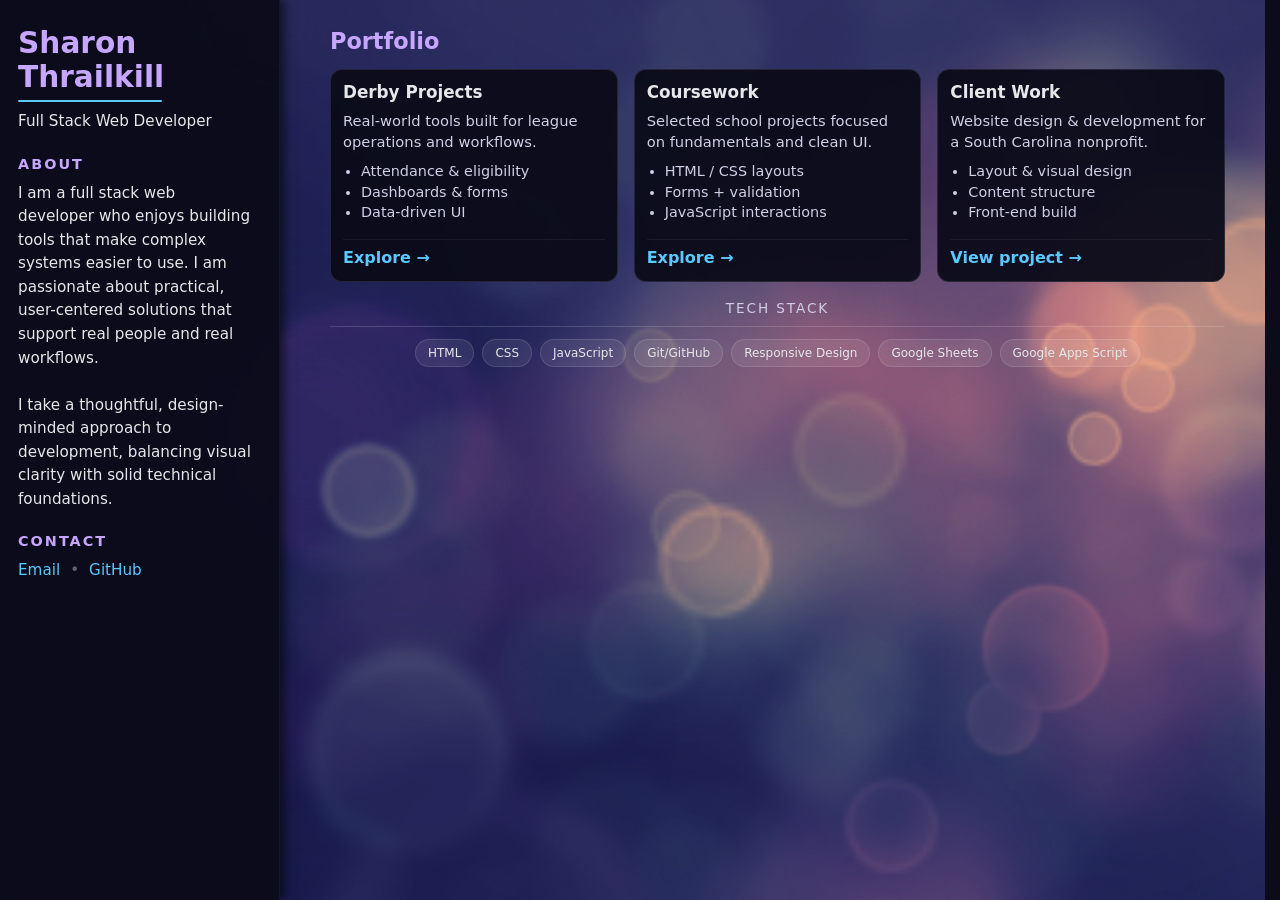
<file: index.html>
<!DOCTYPE html>
<html lang="en">
<head>
  <meta charset="UTF-8" />
  <meta name="viewport" content="width=device-width, initial-scale=1.0" />
  <title>Sharon Thrailkill - Full Stack Web Developer</title>
  <meta name="description" content="Portfolio of Sharon Thrailkill" />
  <link rel="stylesheet" href="style.css" />
</head>

<body>
  <aside class="sidebar">
    <h1>Sharon Thrailkill</h1>
    <p class="role">Full Stack Web Developer</p>

    <section class="about">
  <h2>About</h2>

  <p class="about-short">
    Full stack web developer building practical, user-centered tools that simplify complex systems and support real-world workflows.
  </p>

  <p class="about-long">
    I am a full stack web developer who enjoys building tools that make complex systems easier to use. I am
    passionate about practical, user-centered solutions that support real people and real workflows.<br /><br />
    I take a thoughtful, design-minded approach to development, balancing visual clarity with solid technical
    foundations.
  </p>
</section>

<section class="contact">
  <h2>Contact</h2>
  <p class="contact-links">
    <a href="mailto:skthrailkill05@gmail.com">Email</a>
    <span class="divider">•</span>
    <a href="https://github.com/sharonkthrailkill" target="_blank" rel="noopener">GitHub</a>
  </p>
</section>


  </aside>

  <main class="content">
    <section id="projects">
      <h2>Portfolio</h2>

      <div class="projects-grid">
        <a class="project-box gateway derby" href="derby-projects.html">
          <div class="box-inner">
            <h3>Derby Projects</h3>
            <p>Real-world tools built for league operations and workflows.</p>

            <ul>
              <li>Attendance &amp; eligibility</li>
              <li>Dashboards &amp; forms</li>
              <li>Data-driven UI</li>
            </ul>

            <span class="cta">Explore →</span>
          </div>
        </a>

        <a class="project-box gateway school" href="coursework.html">
          <div class="box-inner">
            <h3>Coursework</h3>
            <p>Selected school projects focused on fundamentals and clean UI.</p>

            <ul>
              <li>HTML / CSS layouts</li>
              <li>Forms + validation</li>
              <li>JavaScript interactions</li>
            </ul>

            <span class="cta">Explore →</span>
          </div>
        </a>

        <a class="project-box gateway client" href="client-work.html">
          <div class="box-inner">
            <h3>Client Work</h3>
            <p>Website design &amp; development for a South Carolina nonprofit.</p>

            <ul>
              <li>Layout &amp; visual design</li>
              <li>Content structure</li>
              <li>Front-end build</li>
            </ul>

            <span class="cta">View project →</span>
          </div>
        </a>
      </div>

      <div class="tech-stack">
        <div class="tech-label">Tech Stack</div>
        <div class="tech-pills">
          <span>HTML</span>
          <span>CSS</span>
          <span>JavaScript</span>
          <span>Git/GitHub</span>
          <span>Responsive Design</span>
          <span>Google Sheets</span>
          <span>Google Apps Script</span>
        </div>
      </div>
    </section>
  </main>
</body>
</html>
</file>
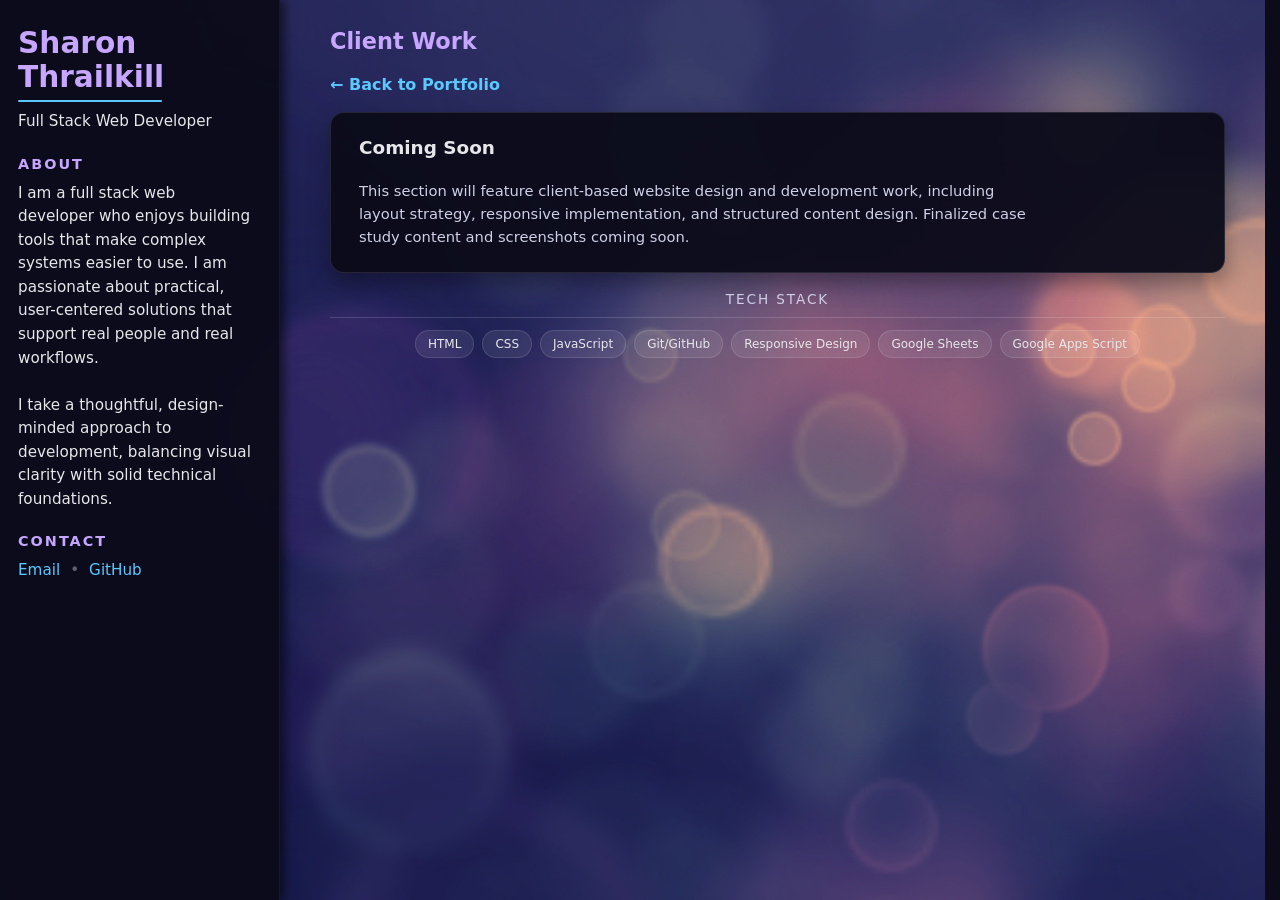
<file: client-work.html>
<!DOCTYPE html>
<html lang="en">
<head>
  <meta charset="UTF-8" />
  <meta name="viewport" content="width=device-width, initial-scale=1.0" />
  <title>Client Work | Sharon Thrailkill</title>
  <meta name="description" content="Portfolio of Sharon Thrailkill" />
  <link rel="stylesheet" href="style.css" />
</head>

<body>
 <aside class="sidebar">
    <h1>Sharon Thrailkill</h1>
    <p class="role">Full Stack Web Developer</p>

    <section class="about">
  <h2>About</h2>

  <p class="about-short">
    Full stack web developer building practical, user-centered tools that simplify complex systems and support real-world workflows.
  </p>

  <p class="about-long">
    I am a full stack web developer who enjoys building tools that make complex systems easier to use. I am
    passionate about practical, user-centered solutions that support real people and real workflows.<br /><br />
    I take a thoughtful, design-minded approach to development, balancing visual clarity with solid technical
    foundations.
  </p>
</section>

<section class="contact">
  <h2>Contact</h2>
  <p class="contact-links">
    <a href="mailto:skthrailkill05@gmail.com">Email</a>
    <span class="divider">•</span>
    <a href="https://github.com/sharonkthrailkill" target="_blank" rel="noopener">GitHub</a>
  </p>
</section>


  </aside>

  <main class="content">
    <section id="projects" class="project-detail">
      <h2>Client Work</h2>
      <a class="back-link" href="index.html">← Back to Portfolio</a>

        <article class="project-box detail-card full">
        <div class="box-inner">
            <h3>Coming Soon</h3>

            <p>
            This section will feature client-based website design and development work, including layout strategy,
            responsive implementation, and structured content design. Finalized case study content and screenshots coming soon.
            </p>
        </div>
        </article>

      <div class="tech-stack">
        <div class="tech-label">Tech Stack</div>
        <div class="tech-pills">
          <span>HTML</span>
          <span>CSS</span>
          <span>JavaScript</span>
          <span>Git/GitHub</span>
          <span>Responsive Design</span>
          <span>Google Sheets</span>
          <span>Google Apps Script</span>
        </div>
      </div>
    </section>
  </main>
</body>
</html>
</file>
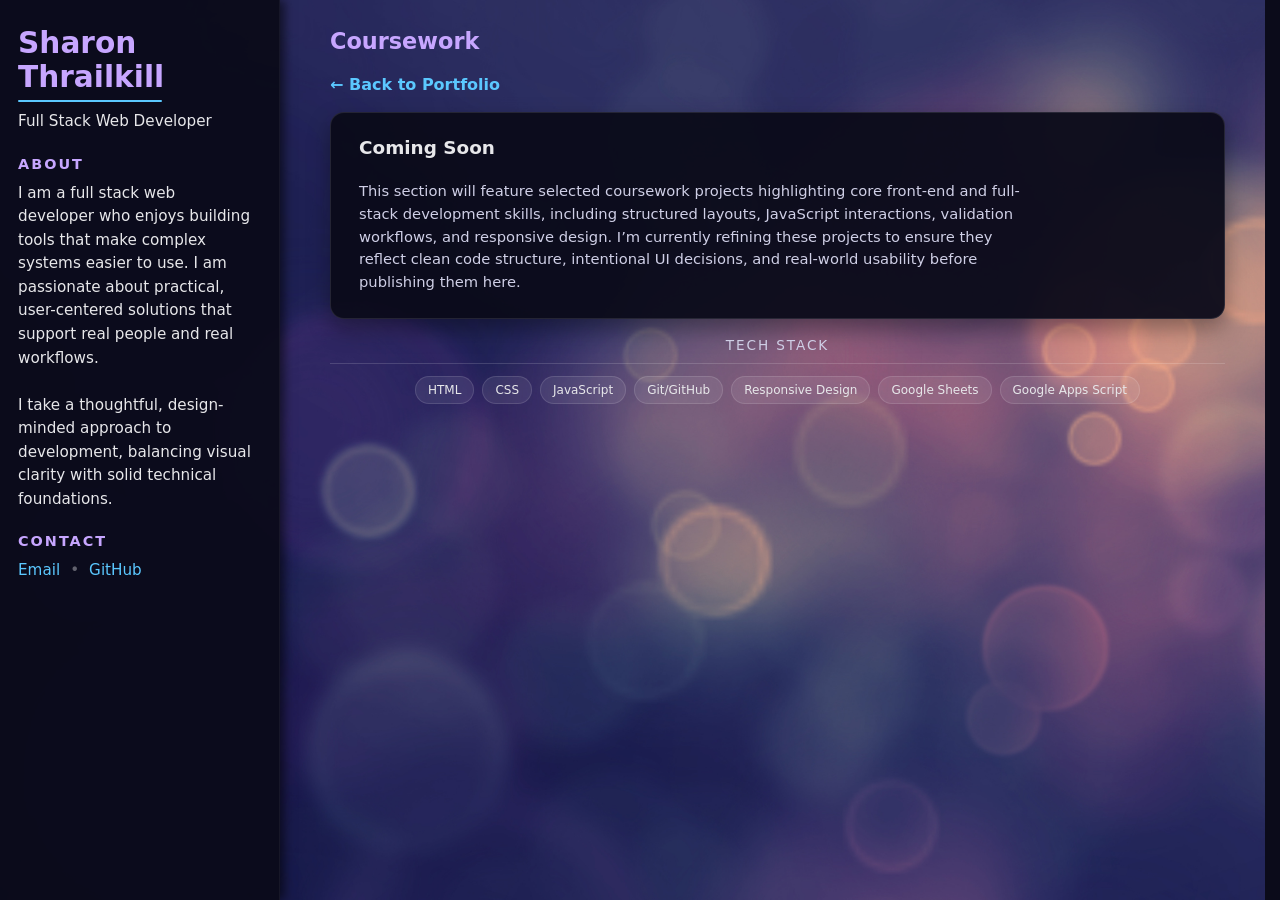
<file: coursework.html>
<!DOCTYPE html>
<html lang="en">
<head>
  <meta charset="UTF-8" />
  <meta name="viewport" content="width=device-width, initial-scale=1.0" />
  <title>Coursework | Sharon Thrailkill</title>
  <meta name="description" content="Coursework projects by Sharon Thrailkill" />
  <link rel="stylesheet" href="style.css" />
</head>

<body>
 <aside class="sidebar">
    <h1>Sharon Thrailkill</h1>
    <p class="role">Full Stack Web Developer</p>

    <section class="about">
  <h2>About</h2>

  <p class="about-short">
    Full stack web developer building practical, user-centered tools that simplify complex systems and support real-world workflows.
  </p>

  <p class="about-long">
    I am a full stack web developer who enjoys building tools that make complex systems easier to use. I am
    passionate about practical, user-centered solutions that support real people and real workflows.<br /><br />
    I take a thoughtful, design-minded approach to development, balancing visual clarity with solid technical
    foundations.
  </p>
</section>

<section class="contact">
  <h2>Contact</h2>
  <p class="contact-links">
    <a href="mailto:skthrailkill05@gmail.com">Email</a>
    <span class="divider">•</span>
    <a href="https://github.com/sharonkthrailkill" target="_blank" rel="noopener">GitHub</a>
  </p>
</section>


  </aside>

  <main class="content">
    <section id="projects" class="project-detail">
      <h2>Coursework</h2>
      <a class="back-link" href="index.html">← Back to Portfolio</a>

          <article class="project-box detail-card full">
        <div class="box-inner">
        <h3>Coming Soon</h3>

        <p>
          This section will feature selected coursework projects highlighting core front-end and full-stack development skills,
          including structured layouts, JavaScript interactions, validation workflows, and responsive design.
      
          I’m currently refining these projects to ensure they reflect clean code structure, intentional UI decisions,
          and real-world usability before publishing them here.
        </p>
      </article>

      <div class="tech-stack">
        <div class="tech-label">Tech Stack</div>
        <div class="tech-pills">
          <span>HTML</span>
          <span>CSS</span>
          <span>JavaScript</span>
          <span>Git/GitHub</span>
          <span>Responsive Design</span>
          <span>Google Sheets</span>
          <span>Google Apps Script</span>
        </div>
      </div>
    </section>
  </main>
</body>
</html>
</file>
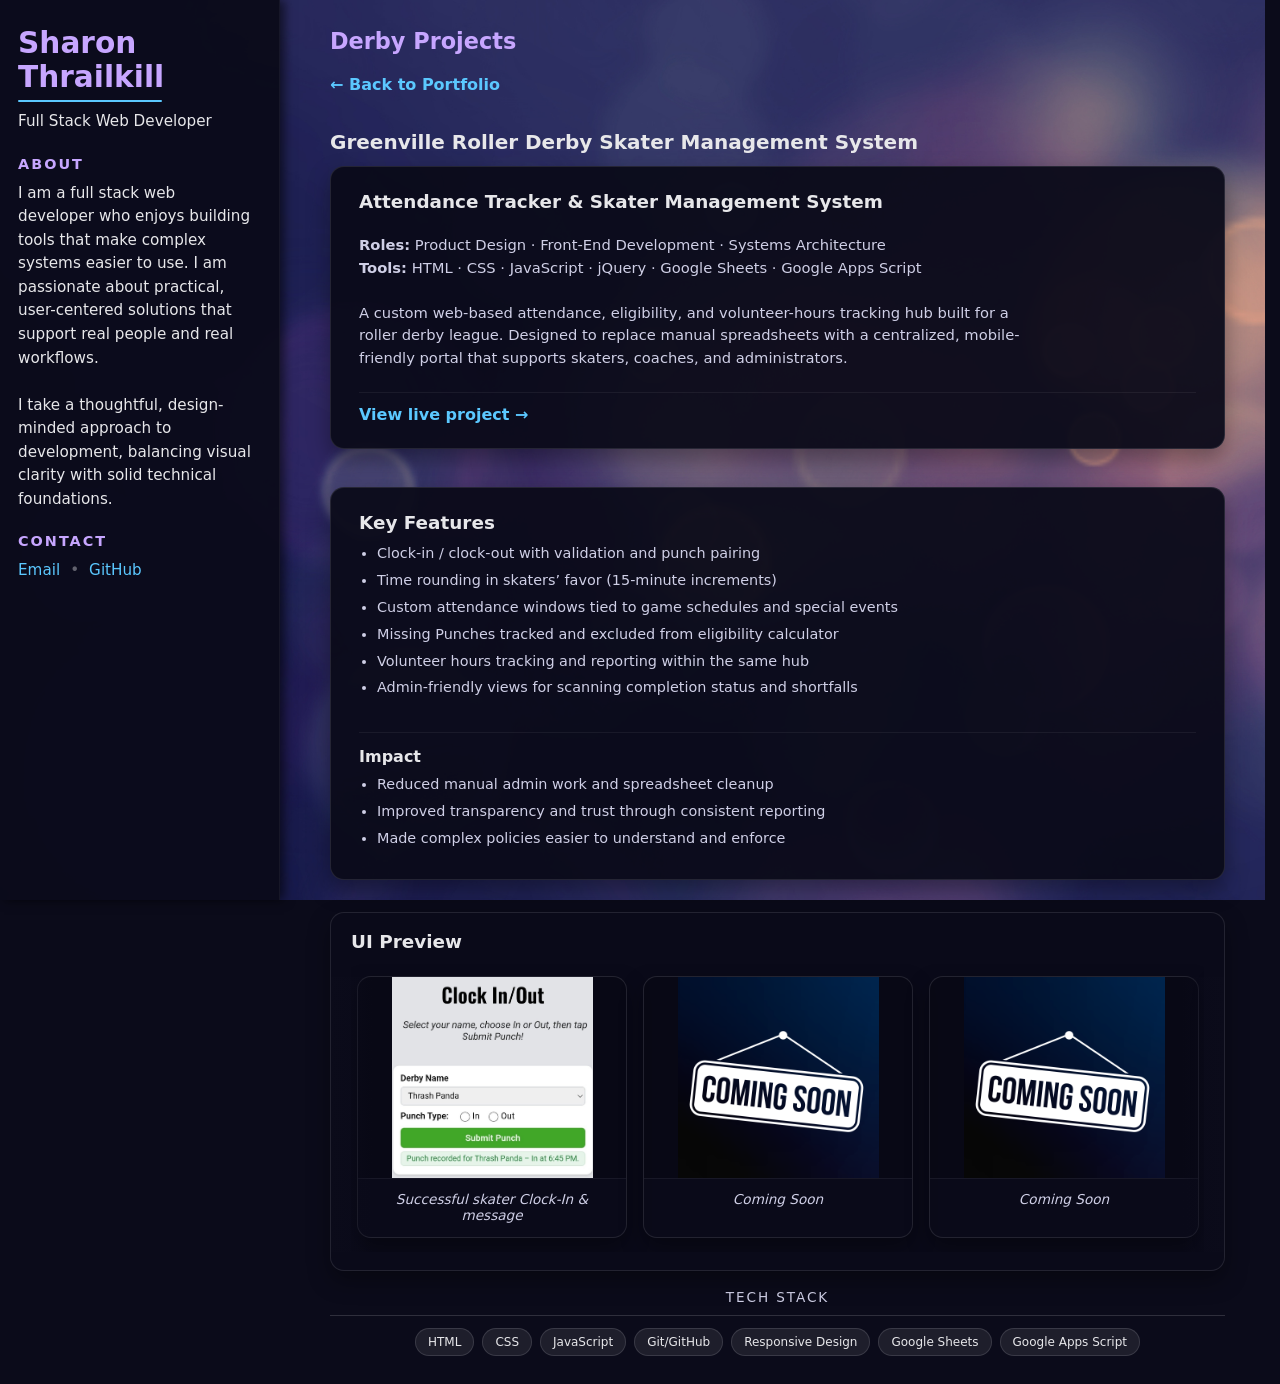
<file: derby-projects.html>
<!DOCTYPE html>
<html lang="en">
<head>
  <meta charset="UTF-8" />
  <meta name="viewport" content="width=device-width, initial-scale=1.0" />
  <title>Derby Projects | Sharon Thrailkill</title>
  <meta name="description" content="Derby projects by Sharon Thrailkill" />
  <link rel="stylesheet" href="style.css" />
</head>

<body>
 <aside class="sidebar">
    <h1>Sharon Thrailkill</h1>
    <p class="role">Full Stack Web Developer</p>

    <section class="about">
  <h2>About</h2>

  <p class="about-short">
    Full stack web developer building practical, user-centered tools that simplify complex systems and support real-world workflows.
  </p>

  <p class="about-long">
    I am a full stack web developer who enjoys building tools that make complex systems easier to use. I am
    passionate about practical, user-centered solutions that support real people and real workflows.<br /><br />
    I take a thoughtful, design-minded approach to development, balancing visual clarity with solid technical
    foundations.
  </p>
</section>

<section class="contact">
  <h2>Contact</h2>
  <p class="contact-links">
    <a href="mailto:skthrailkill05@gmail.com">Email</a>
    <span class="divider">•</span>
    <a href="https://github.com/sharonkthrailkill" target="_blank" rel="noopener">GitHub</a>
  </p>
</section>


  </aside>

  <main class="content">
    <section id="projects" class="project-detail">
      <h2>Derby Projects</h2>
      <a class="back-link" href="index.html">← Back to Portfolio</a>

      <h3 class="project-title">Greenville Roller Derby Skater Management System</h3>

      <div class="project-summary-grid">

        <article class="project-box detail-card">
          <div class="box-inner">
            <h3>Attendance Tracker &amp; Skater Management System</h3>

            <p class="meta">
              <b>Roles:</b> Product Design · Front-End Development · Systems Architecture<br />
              <span class="muted"><b>Tools:</b></span> HTML · CSS · JavaScript · jQuery · Google Sheets · Google Apps Script
            </p>

            <p>
              A custom web-based attendance, eligibility, and volunteer-hours tracking hub built for a roller derby league.
              Designed to replace manual spreadsheets with a centralized, mobile-friendly portal that supports skaters,
              coaches, and administrators.
            </p>

            <a class="cta cta-btn"
              href="https://sites.google.com/view/greenvillerollerderby/home"
              target="_blank"
              rel="noopener">View live project →</a>
          </div>
        </article>

        <article class="project-box detail-card">
          <div class="box-inner">
            <h3>Key Features</h3>

            <ul class="feature-list">
              <li>Clock-in / clock-out with validation and punch pairing</li>
              <li>Time rounding in skaters’ favor (15-minute increments)</li>
              <li>Custom attendance windows tied to game schedules and special events</li>
              <li>Missing Punches tracked and excluded from eligibility calculator</li>
              <li>Volunteer hours tracking and reporting within the same hub</li>
              <li>Admin-friendly views for scanning completion status and shortfalls</li>
            </ul>

            <div class="impact">
              <h4>Impact</h4>
              <ul class="feature-list">
                <li>Reduced manual admin work and spreadsheet cleanup</li>
                <li>Improved transparency and trust through consistent reporting</li>
                <li>Made complex policies easier to understand and enforce</li>
              </ul>
            </div>
          </div>
        </article>

      </div>

      <article class="project-box detail-card screenshots-card">
          <h3>UI Preview</h3>

          <div class="screenshot-grid">
            <figure>
              <img src="images/Clockin.jpg" alt="Clock-in and status" />
              <figcaption>Successful skater Clock-In &amp; message</figcaption>
            </figure>

            <figure>
              <img src="images/coming soon.png" alt="Eligibility dashboard screenshot placeholder" />
              <figcaption>Coming Soon</figcaption>
            </figure>

            <figure>
              <img src="images/coming soon.png" alt="Volunteer hours reporting screenshot placeholder" />
              <figcaption>Coming Soon</figcaption>
            </figure>

            <figure>
              <img src="images/coming soon.png" alt="Mobile view screenshot placeholder" />
              <figcaption>Coming Soon</figcaption>
            </figure>
          </div>
        </div>
      </article>

      <div class="tech-stack">
        <div class="tech-label">Tech Stack</div>
        <div class="tech-pills">
          <span>HTML</span>
          <span>CSS</span>
          <span>JavaScript</span>
          <span>Git/GitHub</span>
          <span>Responsive Design</span>
          <span>Google Sheets</span>
          <span>Google Apps Script</span>
        </div>
      </div>

    </section>
  </main>
</body>
</html>
</file>
<file: style.css>
:root{
  --bg:#0b0b1a;
  --text:#e7e7ea;
  --muted:#cfcfe6;
  --accent:#5bc8ff;
  --accent2:#c7a6ff;
  --card:rgba(11,11,26,.95);
  --border:rgba(255,255,255,.10);
  --border2:rgba(255,255,255,.06);
  --shadow:4px 0 10px rgba(0,0,0,.6);
}

*{ box-sizing:border-box; }
html{ scrollbar-gutter:stable; }

body{
  margin:0;
  padding:0;
  font-family:system-ui,-apple-system,"Segoe UI",Roboto,sans-serif;
  color:var(--text);
  background-color:var(--bg);
  background-image:url("images/glow-background.png");
  background-repeat:no-repeat;
  background-attachment:fixed;
  background-position:center;
  background-size:cover;
}

a{ color:var(--accent); text-decoration:none; }

/* =========================
   Sidebar (desktop)
========================= */
.sidebar{
  background-color:var(--card);
  width:280px;
  padding:26px 18px;
  box-shadow:var(--shadow);
  border-right:1px solid rgba(255,255,255,.05);
  position:fixed;
  top:0; left:0; bottom:0;
  overflow-y:auto;
  scrollbar-width:thin;
  scrollbar-color:rgba(91,200,255,.35) rgba(255,255,255,.06);
  scrollbar-gutter:stable;
  z-index:5;
}

.sidebar::-webkit-scrollbar{ width:10px; }
.sidebar::-webkit-scrollbar-track{ background:rgba(255,255,255,.04); border-radius:999px; }
.sidebar::-webkit-scrollbar-thumb{
  background:rgba(91,200,255,.30);
  border-radius:999px;
  border:2px solid rgba(11,11,26,.85);
}
.sidebar::-webkit-scrollbar-thumb:hover{ background:rgba(91,200,255,.45); }

.sidebar h1{
  font-size:1.85rem;
  margin:0 0 8px;
  color:var(--accent2);
  position:relative;
  display:inline-block;
  padding-bottom:8px;
}

.sidebar h1::after{
  content:"";
  position:absolute;
  bottom:0; left:0;
  width:62%;
  height:2px;
  background:var(--accent);
  border-radius:2px;
}

.sidebar .role{ color:var(--text); margin:0 0 22px; }
.sidebar section{ margin:0 0 22px; }
.sidebar section:last-child{ margin-bottom:0; }

.sidebar h2{
  font-size:.9rem;
  text-transform:uppercase;
  color:var(--accent2);
  letter-spacing:.14em;
  margin:0 0 10px;
}

.sidebar p{
  margin:0 0 10px;
  color:var(--text);
  line-height:1.55;
  font-size:.95rem;
}
.sidebar p:last-child{ margin-bottom:0; }

/* Optional: contact links inline (requires HTML wrap, see note below) */
.contact-links{
  display:flex;
  gap:10px;
  align-items:center;
  flex-wrap:wrap;
}
.contact-links .divider{ opacity:.4; }

/* =========================
   Main content wrapper
========================= */
.content{
  margin-left:290px;
  padding:28px 40px 28px;
}

/* =========================
   Project grid cards (Homepage)
   KEEP THESE SMALL + CONSISTENT
========================= */
.projects-grid{
  display:grid;
  grid-template-columns:repeat(3,1fr);
  gap:16px;
}
@media (max-width:1000px){
  .projects-grid{ grid-template-columns:repeat(2,1fr); }
}
@media (max-width:640px){
  .projects-grid{ grid-template-columns:1fr; }
}

.project-box{
  background:var(--card);
  border:1px solid var(--border);
  border-radius:12px;
  min-height:205px;
  transition:transform .2s ease,border-color .2s ease;
  text-decoration:none;
}

.project-box:hover{
  border-color:var(--accent);
  transform:translateY(-3px);
}

.project-box:hover .cta{
  text-decoration:underline;
  text-underline-offset:4px;
}


.project-box .box-inner{
  height:100%;
  padding:12px;
  display:flex;
  flex-direction:column;
  gap:8px;
  padding-bottom:14px;
}

.project-box h3{
  margin:0;
  font-size:1.05rem;
  color:var(--text);
}

.project-box p{
  margin:0;
  color:var(--muted);
  line-height:1.45;
  font-size:.92rem;
}

.project-box ul{
  margin:0;
  padding-left:18px;
  color:var(--muted);
  line-height:1.45;
  font-size:.9rem;
}

.project-box .cta{
  margin-top:8px;
  color:var(--accent);
  font-weight:700;
  padding-top:8px;
  border-top:1px solid var(--border2);
}

/* =========================
   Derby Projects (detail page) — scoped so it won't touch the homepage
========================= */
.project-detail{
  max-width:980px;
  margin:0;
}

#projects h2{
  margin:0 0 15px;
  font-size:1.4rem;
  color:var(--accent2);
}

.back-link{
  display:inline-flex;
  align-items:center;
  gap:10px;
  margin:6px 0 18px;
  color:var(--accent);
  font-weight:700;
}

.project-title{
  margin:18px 0 12px;
  font-size:1.25rem;
  color:var(--text);
}

.project-summary-grid{
  display:grid;
  grid-template-columns:1fr;
  gap:20px;
  margin:0 0 14px;
  align-items:start;
}


.project-detail .detail-card{
  border-radius:14px;
  box-shadow:0 10px 22px rgba(0,0,0,.35);
  max-width:900px;
  margin:0 0 18px;
  min-height:0;
  height:auto;
}

/* Override padding only for detail cards */
.project-detail .detail-card .box-inner{
  padding:24px 28px;
  gap:10px;
  padding-bottom:24px;
}

.project-detail .detail-card h3{
  font-size:1.15rem;
}

.project-detail .detail-card p{
  margin:12px 0 0;
  max-width:72ch;
  line-height:1.55;
}

.meta{
  margin:6px 0 0;
  color:var(--muted);
  font-size:.92rem;
  line-height:1.5;
}

.feature-list{
  margin:10px 0 0;
  padding-left:18px;
  color:var(--muted);
  line-height:1.45;
}
.feature-list li{ margin-bottom:6px; }

.impact{
  margin-top:18px;
  padding-top:14px;
  border-top:1px solid var(--border2);
}
.impact h4{
  margin:0 0 8px;
  font-size:1rem;
  color:var(--text);
}

/* Keep CTA separator + hover for detail cards too */
.project-detail .detail-card .cta{
  margin-top:12px;
  padding-top:12px;
  border-top:1px solid var(--border2);
  display:inline-flex;
  align-items:center;
  gap:8px;
}
.project-detail .detail-card .cta:hover{
  text-decoration:underline;
  text-underline-offset:4px;
}

/* =========================
   Screenshots carousel
========================= */
.screenshots-card{
  overflow:hidden;
  position:relative;
  margin-top:6px;
  padding-top:18px;
}

.screenshots-card .screenshot-grid{
  display:flex;
  gap:16px;
  overflow-x:auto;
  padding:12px 6px 14px;
  margin-top:12px;
  scroll-snap-type:x mandatory;
  scroll-padding-left:6px;
  -webkit-overflow-scrolling:touch;
  overscroll-behavior-x:contain;
  scrollbar-width:thin;
  scrollbar-color:rgba(255,255,255,.25) transparent;
}

.screenshot-grid::-webkit-scrollbar{ height:6px; }
.screenshot-grid::-webkit-scrollbar-track{ background:transparent; }
.screenshot-grid::-webkit-scrollbar-thumb{
  background:rgba(255,255,255,.25);
  border-radius:999px;
}

.screenshots-card .screenshot-grid figure{
  margin:0;
  flex:0 0 270px;
  background:rgba(11,11,26,.92);
  border-radius:14px; /* squared up */
  overflow:hidden;
  border:1px solid rgba(255,255,255,.10);
  scroll-snap-align:start;
  box-shadow:0 10px 22px rgba(0,0,0,.35);
  display:flex;
  flex-direction:column;
}

.project-detail .screenshots-card{
  padding:18px 20px;
}

.screenshots-card img{
  width:100%;
  aspect-ratio:4/3;
  object-fit:contain;
  display:block;
  background:rgba(0,0,0,.18);
}

.screenshots-card figcaption{
  padding:12px 12px 14px;
  font-size:.85rem;
  font-style:italic;
  color:var(--muted);
  border-top:1px solid rgba(255,255,255,.06);
  text-align:center;
}

/* subtle edge fade */
.screenshots-card::before,
.screenshots-card::after{
  content:"";
  position:absolute;
  top:64px;
  bottom:18px;
  width:42px;
  pointer-events:none;
  z-index:2;
}
.screenshots-card::before{
  left:0;
  background:linear-gradient(90deg,rgba(11,11,26,.92),rgba(11,11,26,0));
}
.screenshots-card::after{
  right:0;
  background:linear-gradient(270deg,rgba(11,11,26,.92),rgba(11,11,26,0));
}

/* =========================
   Tech stack
========================= */
.tech-stack{ margin:18px 0 0; max-width:900px; }

.tech-label{
  font-size:.85rem;
  letter-spacing:.14em;
  text-transform:uppercase;
  color:var(--muted);
  margin:0 0 10px;
  text-align:center;
}

.tech-pills{
  display:flex;
  flex-wrap:wrap;
  justify-content:center;
  gap:8px;
  padding-top:12px;
  border-top:1px solid rgba(255,255,255,.15);
  margin:0 auto;
}

.tech-pills span{
  font-size:.75rem;
  padding:6px 12px;
  border-radius:999px;
  background:rgba(255,255,255,.08);
  border:1px solid rgba(255,255,255,.12);
  color:var(--text);
}

/* =========================
   Responsive
========================= */
@media (max-width:900px){
  .project-summary-grid{
    grid-template-columns:1fr;
    gap:14px;
  }
}

@media (max-width:700px){
  body{ background-attachment:scroll; }

  .sidebar{
    position:relative;
    width:100%;
    left:auto;
    top:auto;
    bottom:auto;
    height:auto;
    overflow:visible;
    box-shadow:var(--shadow);
    border-right:1px solid rgba(255,255,255,.05);
    padding:18px 16px;
  }

  .content{
    margin-left:0;
    padding:16px 16px 22px;
  }

  .about .about-short{ display:block; }
  .about .about-long{ display:none; }
}

@media (min-width:701px){
  .about .about-short{ display:none; }
  .about .about-long{ display:block; }
}
</file>
